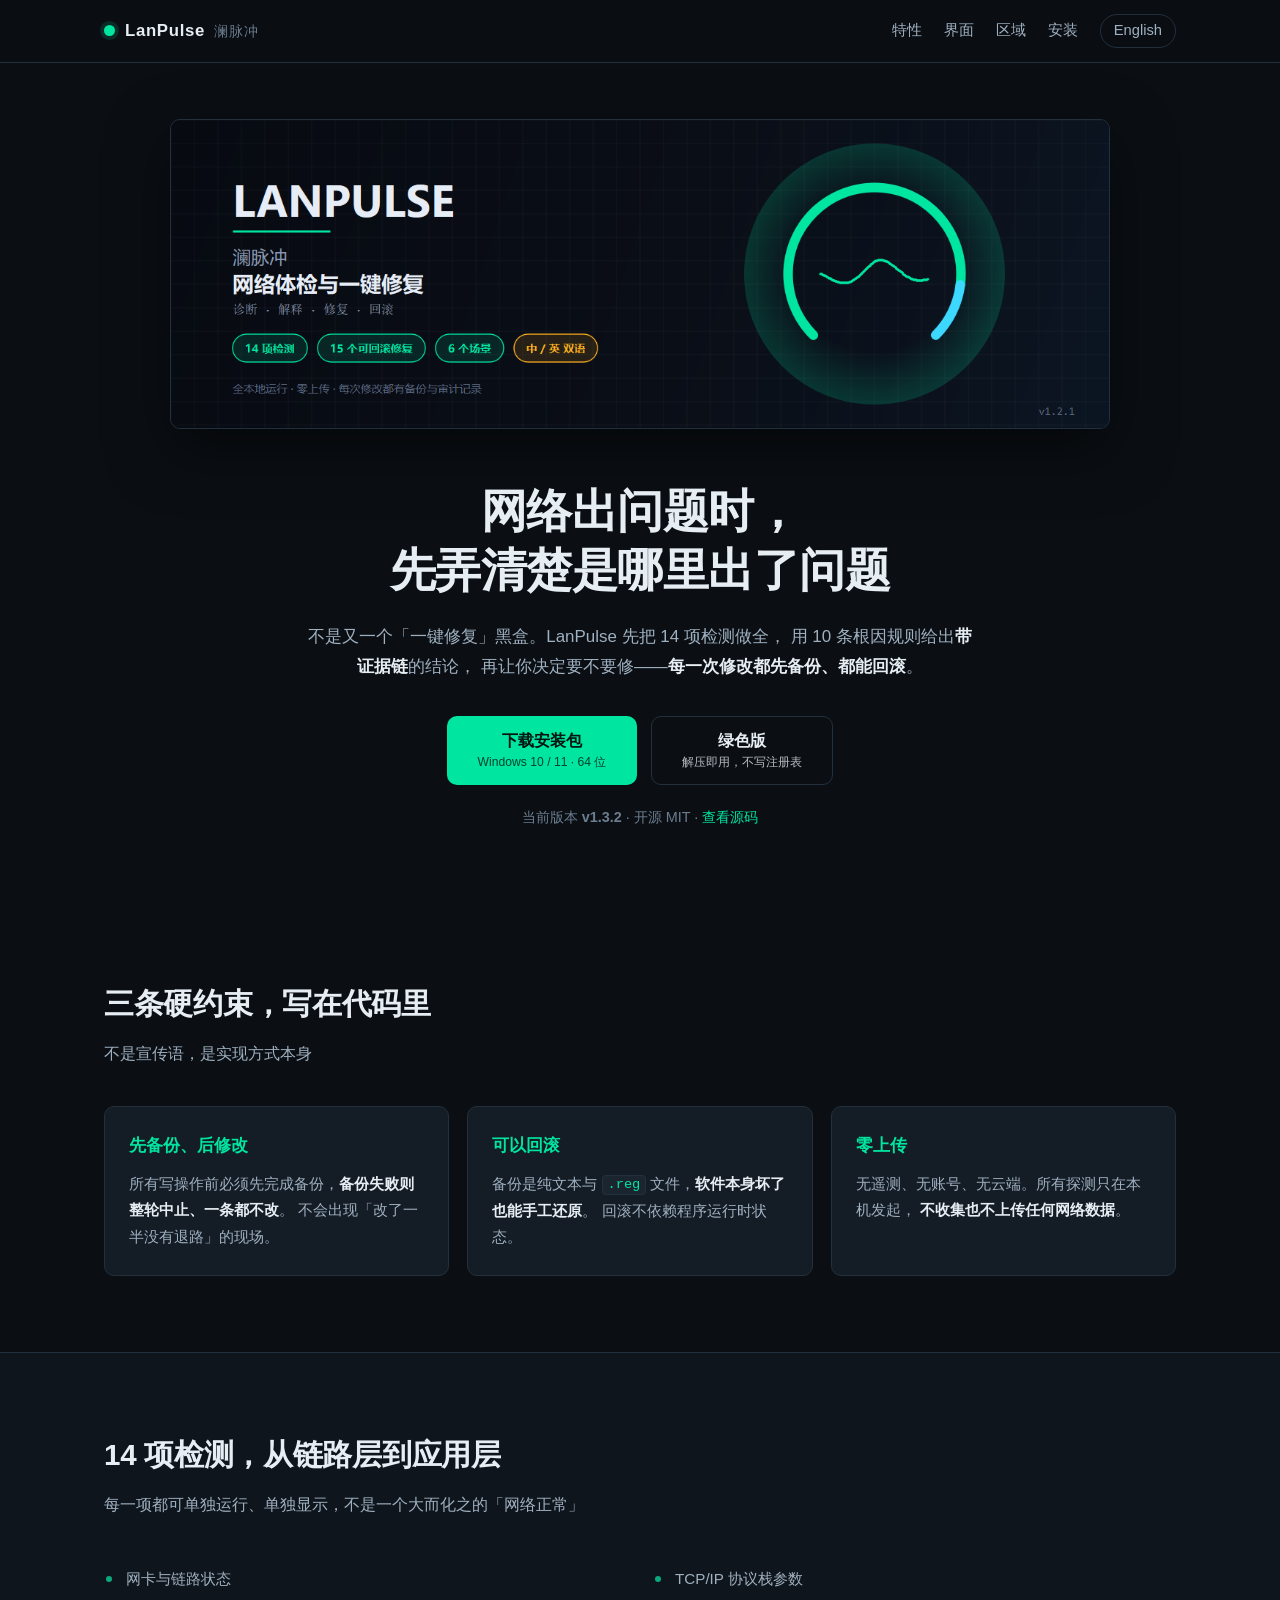
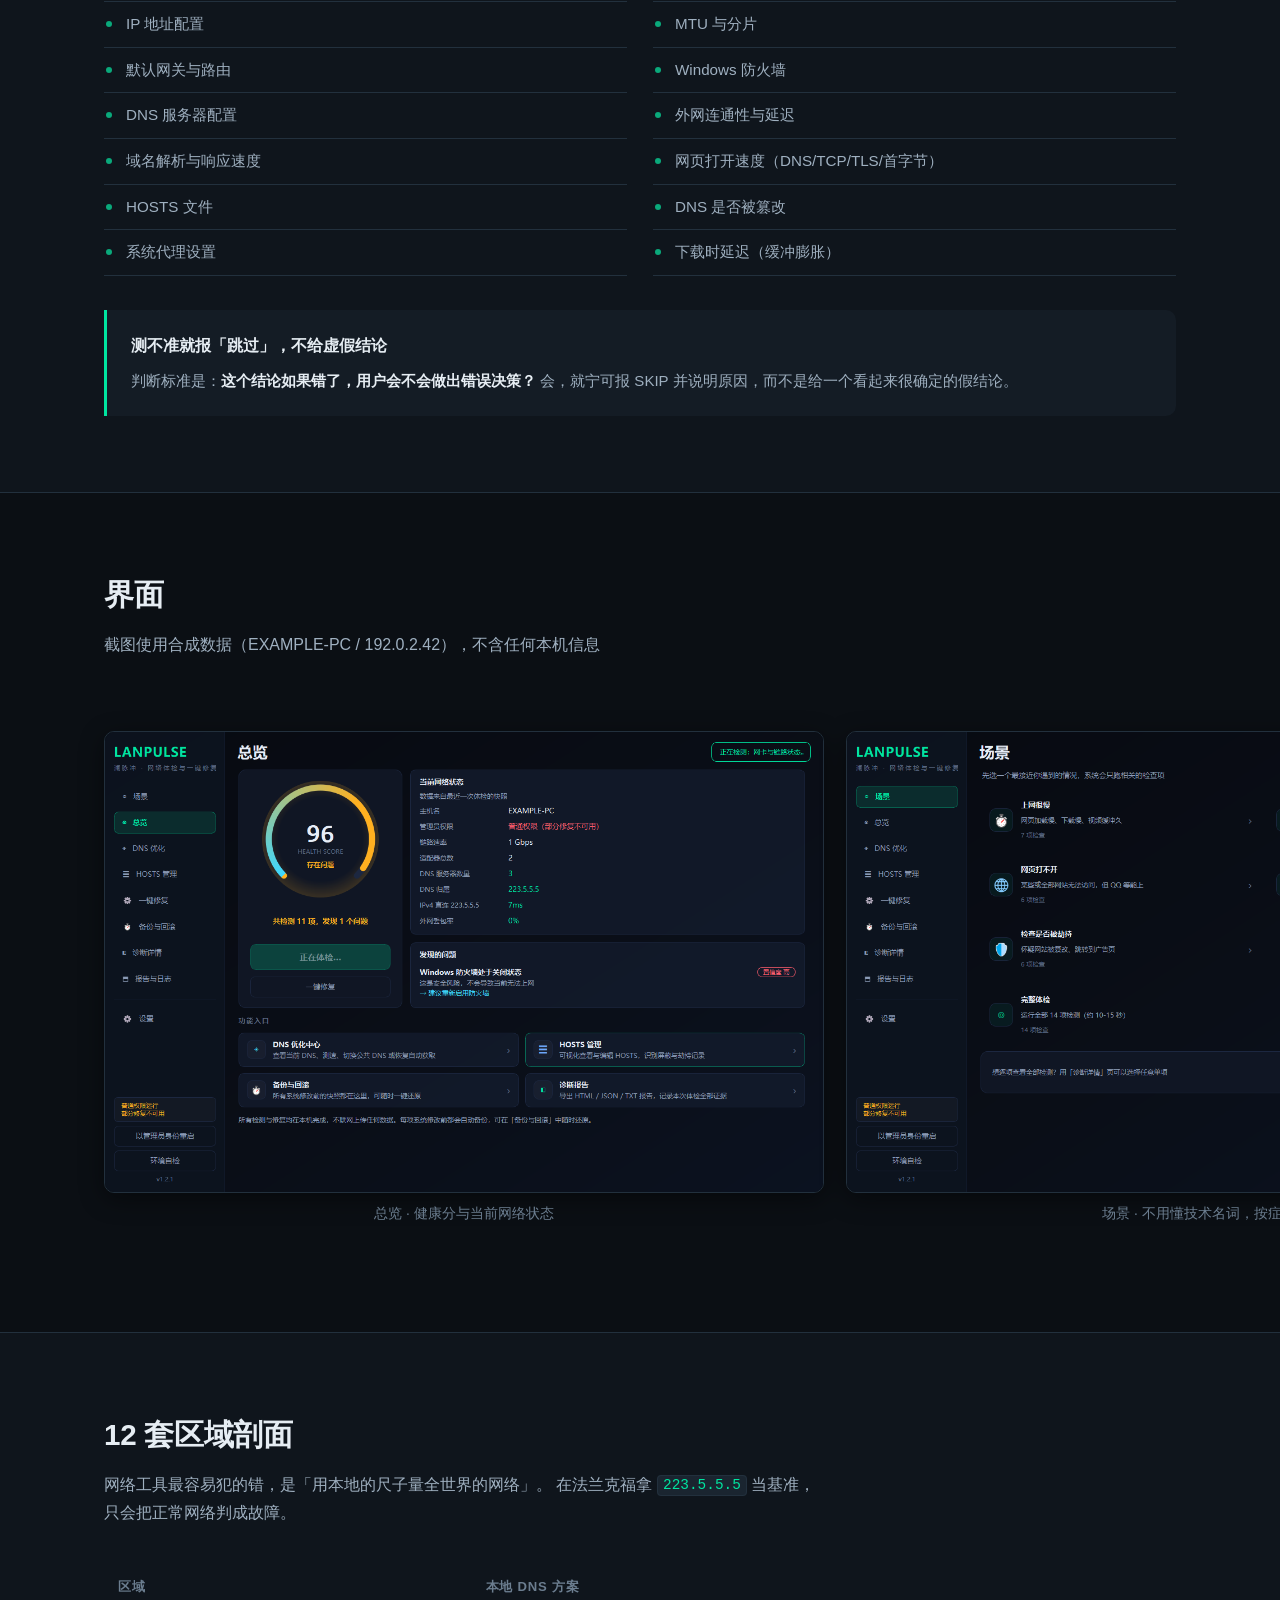
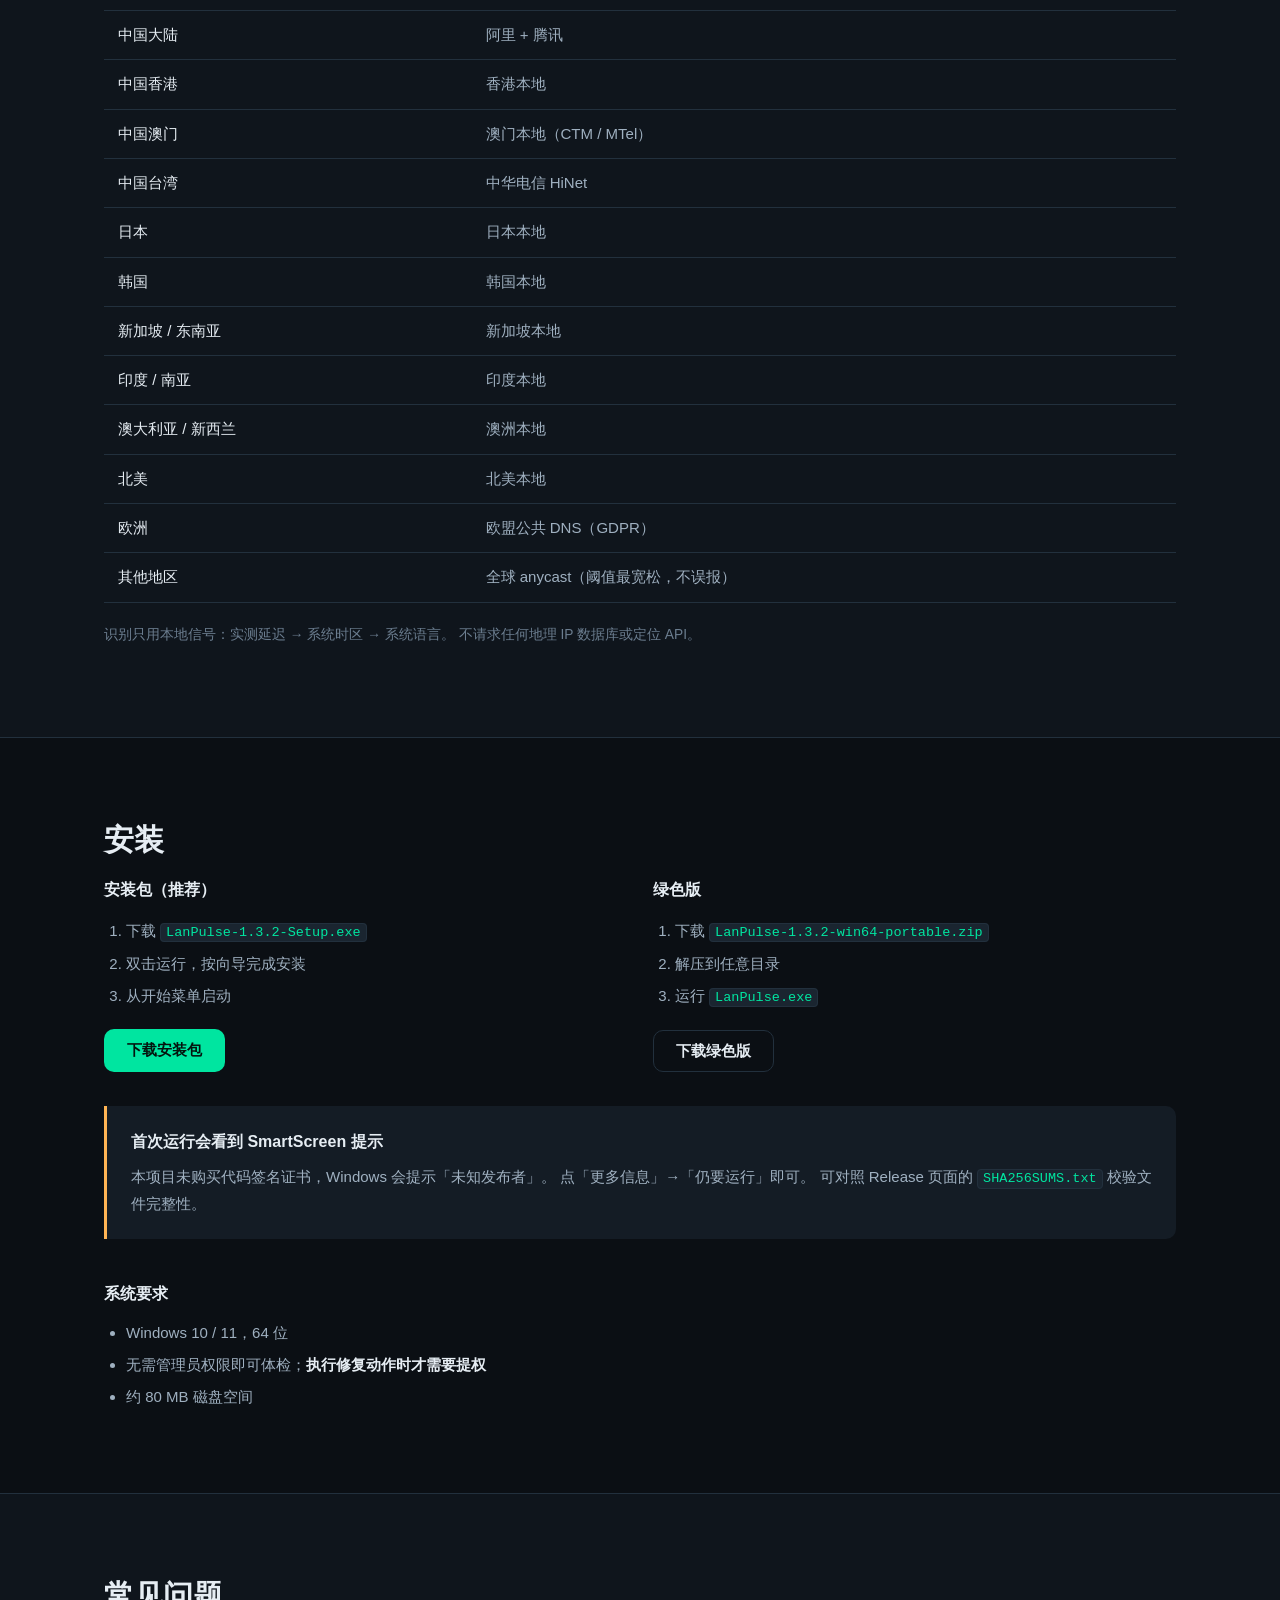
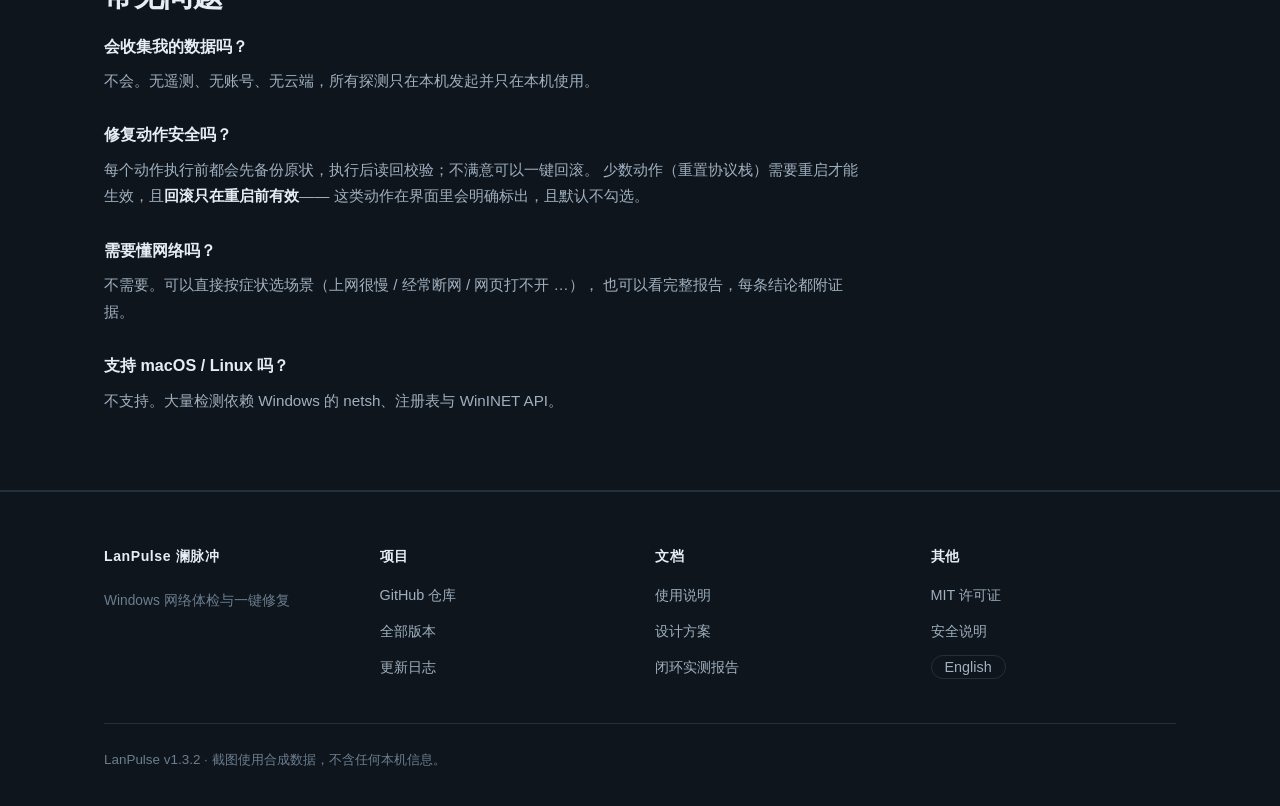
<file: site/index.html>
<!DOCTYPE html>
<html lang="zh-CN">
<head>
<meta charset="UTF-8">
<meta name="viewport" content="width=device-width, initial-scale=1.0">
<title>LanPulse 澜脉冲 —— Windows 网络体检与一键修复</title>
<meta name="description" content="LanPulse（澜脉冲）是一款面向普通用户的 Windows 网络诊断与一键修复工具：14 项检测、6 个场景、10 条根因规则、15 个可回滚修复动作、12 套区域剖面。全本地运行，不上传任何数据。">
<meta property="og:title" content="LanPulse 澜脉冲 —— Windows 网络体检与一键修复">
<meta property="og:description" content="先备份、后修改、可回滚。全本地运行，零上传。">
<meta property="og:type" content="website">
<link rel="icon" href="assets/favicon.svg" type="image/svg+xml">
<link rel="stylesheet" href="style.css">
</head>
<body>

<header class="site-header">
  <div class="wrap">
    <a class="brand" href="./">
      <span class="brand-mark"></span>
      <span class="brand-text">LanPulse<span class="brand-zh">澜脉冲</span></span>
    </a>
    <nav class="site-nav">
      <a href="#features">特性</a>
      <a href="#screens">界面</a>
      <a href="#regions">区域</a>
      <a href="#install">安装</a>
      <a href="en/" class="lang-switch">English</a>
    </nav>
  </div>
</header>

<main>

  <section class="hero">
    <div class="wrap">
      <img class="hero-img" src="assets/hero-banner-zh.png"
           alt="LanPulse 澜脉冲 界面预览" width="1200" height="400">
      <h1>网络出问题时，<br>先弄清楚是哪里出了问题</h1>
      <p class="lead">
        不是又一个「一键修复」黑盒。LanPulse 先把 14 项检测做全，
        用 10 条根因规则给出<b>带证据链</b>的结论，
        再让你决定要不要修——<b>每一次修改都先备份、都能回滚</b>。
      </p>
      <div class="cta-row">
        <a class="btn btn-primary" href="https://github.com/Levanll/LanPulse/releases/latest/download/LanPulse-1.3.2-Setup.exe">
          下载安装包<span class="btn-sub">Windows 10 / 11 · 64 位</span>
        </a>
        <a class="btn btn-ghost" href="https://github.com/Levanll/LanPulse/releases/latest/download/LanPulse-1.3.2-win64-portable.zip">
          绿色版<span class="btn-sub">解压即用，不写注册表</span>
        </a>
      </div>
      <p class="hero-note">
        当前版本 <b>v1.3.2</b> · 开源 MIT ·
        <a href="https://github.com/Levanll/LanPulse">查看源码</a>
      </p>
    </div>
  </section>

  <section id="features" class="section">
    <div class="wrap">
      <h2>三条硬约束，写在代码里</h2>
      <p class="section-sub">不是宣传语，是实现方式本身</p>

      <div class="cards">
        <article class="card">
          <h3>先备份、后修改</h3>
          <p>
            所有写操作前必须先完成备份，<b>备份失败则整轮中止、一条都不改</b>。
            不会出现「改了一半没有退路」的现场。
          </p>
        </article>
        <article class="card">
          <h3>可以回滚</h3>
          <p>
            备份是纯文本与 <code>.reg</code> 文件，<b>软件本身坏了也能手工还原</b>。
            回滚不依赖程序运行时状态。
          </p>
        </article>
        <article class="card">
          <h3>零上传</h3>
          <p>
            无遥测、无账号、无云端。所有探测只在本机发起，
            <b>不收集也不上传任何网络数据</b>。
          </p>
        </article>
      </div>
    </div>
  </section>

  <section class="section section-alt">
    <div class="wrap">
      <h2>14 项检测，从链路层到应用层</h2>
      <p class="section-sub">每一项都可单独运行、单独显示，不是一个大而化之的「网络正常」</p>

      <div class="grid-2">
        <ul class="check-list">
          <li>网卡与链路状态</li>
          <li>IP 地址配置</li>
          <li>默认网关与路由</li>
          <li>DNS 服务器配置</li>
          <li>域名解析与响应速度</li>
          <li>HOSTS 文件</li>
          <li>系统代理设置</li>
        </ul>
        <ul class="check-list">
          <li>TCP/IP 协议栈参数</li>
          <li>MTU 与分片</li>
          <li>Windows 防火墙</li>
          <li>外网连通性与延迟</li>
          <li>网页打开速度（DNS/TCP/TLS/首字节）</li>
          <li>DNS 是否被篡改</li>
          <li>下载时延迟（缓冲膨胀）</li>
        </ul>
      </div>

      <div class="note-box">
        <h3>测不准就报「跳过」，不给虚假结论</h3>
        <p>
          判断标准是：<b>这个结论如果错了，用户会不会做出错误决策？</b>
          会，就宁可报 SKIP 并说明原因，而不是给一个看起来很确定的假结论。
        </p>
      </div>
    </div>
  </section>

  <section id="screens" class="section">
    <div class="wrap">
      <h2>界面</h2>
      <p class="section-sub">截图使用合成数据（EXAMPLE-PC / 192.0.2.42），不含任何本机信息</p>

      <!--
        横向缓慢左移的截图轨道。
        轨道里是**两份完全相同**的 figure（第二份 aria-hidden），CSS 平移 -50%
        后首尾正好衔接，循环时看不出断点。鼠标移到轨道上会暂停；
        移到某一张上它单独放大，便于看清界面细节。
      -->
      <div class="shots">
        <div class="shots-track">
          <figure>
            <img src="assets/screenshot-dashboard.png" alt="总览页：健康分与当前网络状态" loading="lazy" width="1280" height="820">
            <figcaption>总览 · 健康分与当前网络状态</figcaption>
          </figure>
          <figure>
            <img src="assets/screenshot-scenario.png" alt="场景页：按症状选择" loading="lazy" width="1280" height="820">
            <figcaption>场景 · 不用懂技术名词，按症状选</figcaption>
          </figure>
          <figure>
            <img src="assets/screenshot-diagnose.png" alt="诊断详情：带证据链的结论" loading="lazy" width="1280" height="820">
            <figcaption>诊断 · 每条结论都带证据链</figcaption>
          </figure>
          <figure>
            <img src="assets/screenshot-repair.png" alt="一键修复页" loading="lazy" width="1280" height="820">
            <figcaption>修复 · 先预览改什么，再决定执行</figcaption>
          </figure>
          <figure>
            <img src="assets/screenshot-backup.png" alt="备份与回滚页" loading="lazy" width="1280" height="820">
            <figcaption>备份 · 每次修改的原状都在这里</figcaption>
          </figure>
          <figure>
            <img src="assets/screenshot-settings-zh.png" alt="设置页" loading="lazy" width="1280" height="820">
            <figcaption>设置 · 语言、区域与探测策略</figcaption>
          </figure>

          <!-- 第二份：仅用于无缝循环，屏幕阅读器跳过 -->
          <figure aria-hidden="true">
            <img src="assets/screenshot-dashboard.png" alt="" loading="lazy" width="1280" height="820">
            <figcaption>总览 · 健康分与当前网络状态</figcaption>
          </figure>
          <figure aria-hidden="true">
            <img src="assets/screenshot-scenario.png" alt="" loading="lazy" width="1280" height="820">
            <figcaption>场景 · 不用懂技术名词，按症状选</figcaption>
          </figure>
          <figure aria-hidden="true">
            <img src="assets/screenshot-diagnose.png" alt="" loading="lazy" width="1280" height="820">
            <figcaption>诊断 · 每条结论都带证据链</figcaption>
          </figure>
          <figure aria-hidden="true">
            <img src="assets/screenshot-repair.png" alt="" loading="lazy" width="1280" height="820">
            <figcaption>修复 · 先预览改什么，再决定执行</figcaption>
          </figure>
          <figure aria-hidden="true">
            <img src="assets/screenshot-backup.png" alt="" loading="lazy" width="1280" height="820">
            <figcaption>备份 · 每次修改的原状都在这里</figcaption>
          </figure>
          <figure aria-hidden="true">
            <img src="assets/screenshot-settings-zh.png" alt="" loading="lazy" width="1280" height="820">
            <figcaption>设置 · 语言、区域与探测策略</figcaption>
          </figure>
        </div>
      </div>
    </div>
  </section>

  <section id="regions" class="section section-alt">
    <div class="wrap">
      <h2>12 套区域剖面</h2>
      <p class="section-sub">
        网络工具最容易犯的错，是「用本地的尺子量全世界的网络」。
        在法兰克福拿 <code>223.5.5.5</code> 当基准，只会把正常网络判成故障。
      </p>

      <div class="region-table">
        <table>
          <thead>
            <tr><th>区域</th><th>本地 DNS 方案</th></tr>
          </thead>
          <tbody>
            <tr><td>中国大陆</td><td>阿里 + 腾讯</td></tr>
            <tr><td>中国香港</td><td>香港本地</td></tr>
            <tr><td>中国澳门</td><td>澳门本地（CTM / MTel）</td></tr>
            <tr><td>中国台湾</td><td>中华电信 HiNet</td></tr>
            <tr><td>日本</td><td>日本本地</td></tr>
            <tr><td>韩国</td><td>韩国本地</td></tr>
            <tr><td>新加坡 / 东南亚</td><td>新加坡本地</td></tr>
            <tr><td>印度 / 南亚</td><td>印度本地</td></tr>
            <tr><td>澳大利亚 / 新西兰</td><td>澳洲本地</td></tr>
            <tr><td>北美</td><td>北美本地</td></tr>
            <tr><td>欧洲</td><td>欧盟公共 DNS（GDPR）</td></tr>
            <tr><td>其他地区</td><td>全球 anycast（阈值最宽松，不误报）</td></tr>
          </tbody>
        </table>
      </div>

      <p class="tiny">
        识别只用本地信号：实测延迟 → 系统时区 → 系统语言。
        不请求任何地理 IP 数据库或定位 API。
      </p>
    </div>
  </section>

  <section id="install" class="section">
    <div class="wrap">
      <h2>安装</h2>

      <div class="grid-2">
        <div class="install-col">
          <h3>安装包（推荐）</h3>
          <ol class="steps">
            <li>下载 <code>LanPulse-1.3.2-Setup.exe</code></li>
            <li>双击运行，按向导完成安装</li>
            <li>从开始菜单启动</li>
          </ol>
          <a class="btn btn-primary btn-sm" href="https://github.com/Levanll/LanPulse/releases/latest/download/LanPulse-1.3.2-Setup.exe">下载安装包</a>
        </div>
        <div class="install-col">
          <h3>绿色版</h3>
          <ol class="steps">
            <li>下载 <code>LanPulse-1.3.2-win64-portable.zip</code></li>
            <li>解压到任意目录</li>
            <li>运行 <code>LanPulse.exe</code></li>
          </ol>
          <a class="btn btn-ghost btn-sm" href="https://github.com/Levanll/LanPulse/releases/latest/download/LanPulse-1.3.2-win64-portable.zip">下载绿色版</a>
        </div>
      </div>

      <div class="note-box warn">
        <h3>首次运行会看到 SmartScreen 提示</h3>
        <p>
          本项目未购买代码签名证书，Windows 会提示「未知发布者」。
          点「更多信息」→「仍要运行」即可。
          可对照 Release 页面的 <code>SHA256SUMS.txt</code> 校验文件完整性。
        </p>
      </div>

      <h3 class="sysreq-h">系统要求</h3>
      <ul class="sysreq">
        <li>Windows 10 / 11，64 位</li>
        <li>无需管理员权限即可体检；<b>执行修复动作时才需要提权</b></li>
        <li>约 80 MB 磁盘空间</li>
      </ul>
    </div>
  </section>

  <section class="section section-alt">
    <div class="wrap">
      <h2>常见问题</h2>
      <dl class="faq">
        <dt>会收集我的数据吗？</dt>
        <dd>不会。无遥测、无账号、无云端，所有探测只在本机发起并只在本机使用。</dd>

        <dt>修复动作安全吗？</dt>
        <dd>
          每个动作执行前都会先备份原状，执行后读回校验；不满意可以一键回滚。
          少数动作（重置协议栈）需要重启才能生效，且<b>回滚只在重启前有效</b>——
          这类动作在界面里会明确标出，且默认不勾选。
        </dd>

        <dt>需要懂网络吗？</dt>
        <dd>
          不需要。可以直接按症状选场景（上网很慢 / 经常断网 / 网页打不开 …），
          也可以看完整报告，每条结论都附证据。
        </dd>

        <dt>支持 macOS / Linux 吗？</dt>
        <dd>不支持。大量检测依赖 Windows 的 netsh、注册表与 WinINET API。</dd>
      </dl>
    </div>
  </section>

</main>

<footer class="site-footer">
  <div class="wrap">
    <div class="footer-cols">
      <div>
        <h4>LanPulse 澜脉冲</h4>
        <p class="tiny">Windows 网络体检与一键修复</p>
      </div>
      <div>
        <h4>项目</h4>
        <ul>
          <li><a href="https://github.com/Levanll/LanPulse">GitHub 仓库</a></li>
          <li><a href="https://github.com/Levanll/LanPulse/releases">全部版本</a></li>
          <li><a href="https://github.com/Levanll/LanPulse/blob/main/CHANGELOG.md">更新日志</a></li>
        </ul>
      </div>
      <div>
        <h4>文档</h4>
        <ul>
          <li><a href="https://github.com/Levanll/LanPulse#readme">使用说明</a></li>
          <li><a href="https://github.com/Levanll/LanPulse/blob/main/docs/设计方案.md">设计方案</a></li>
          <li><a href="https://github.com/Levanll/LanPulse/blob/main/docs/闭环实测报告.md">闭环实测报告</a></li>
        </ul>
      </div>
      <div>
        <h4>其他</h4>
        <ul>
          <li><a href="https://github.com/Levanll/LanPulse/blob/main/LICENSE">MIT 许可证</a></li>
          <li><a href="https://github.com/Levanll/LanPulse/blob/main/SECURITY.md">安全说明</a></li>
          <li><a href="en/" class="lang-switch">English</a></li>
        </ul>
      </div>
    </div>
    <p class="footer-note">
      LanPulse v1.3.2 · 截图使用合成数据，不含任何本机信息。
    </p>
  </div>
</footer>

</body>
</html>
</file>
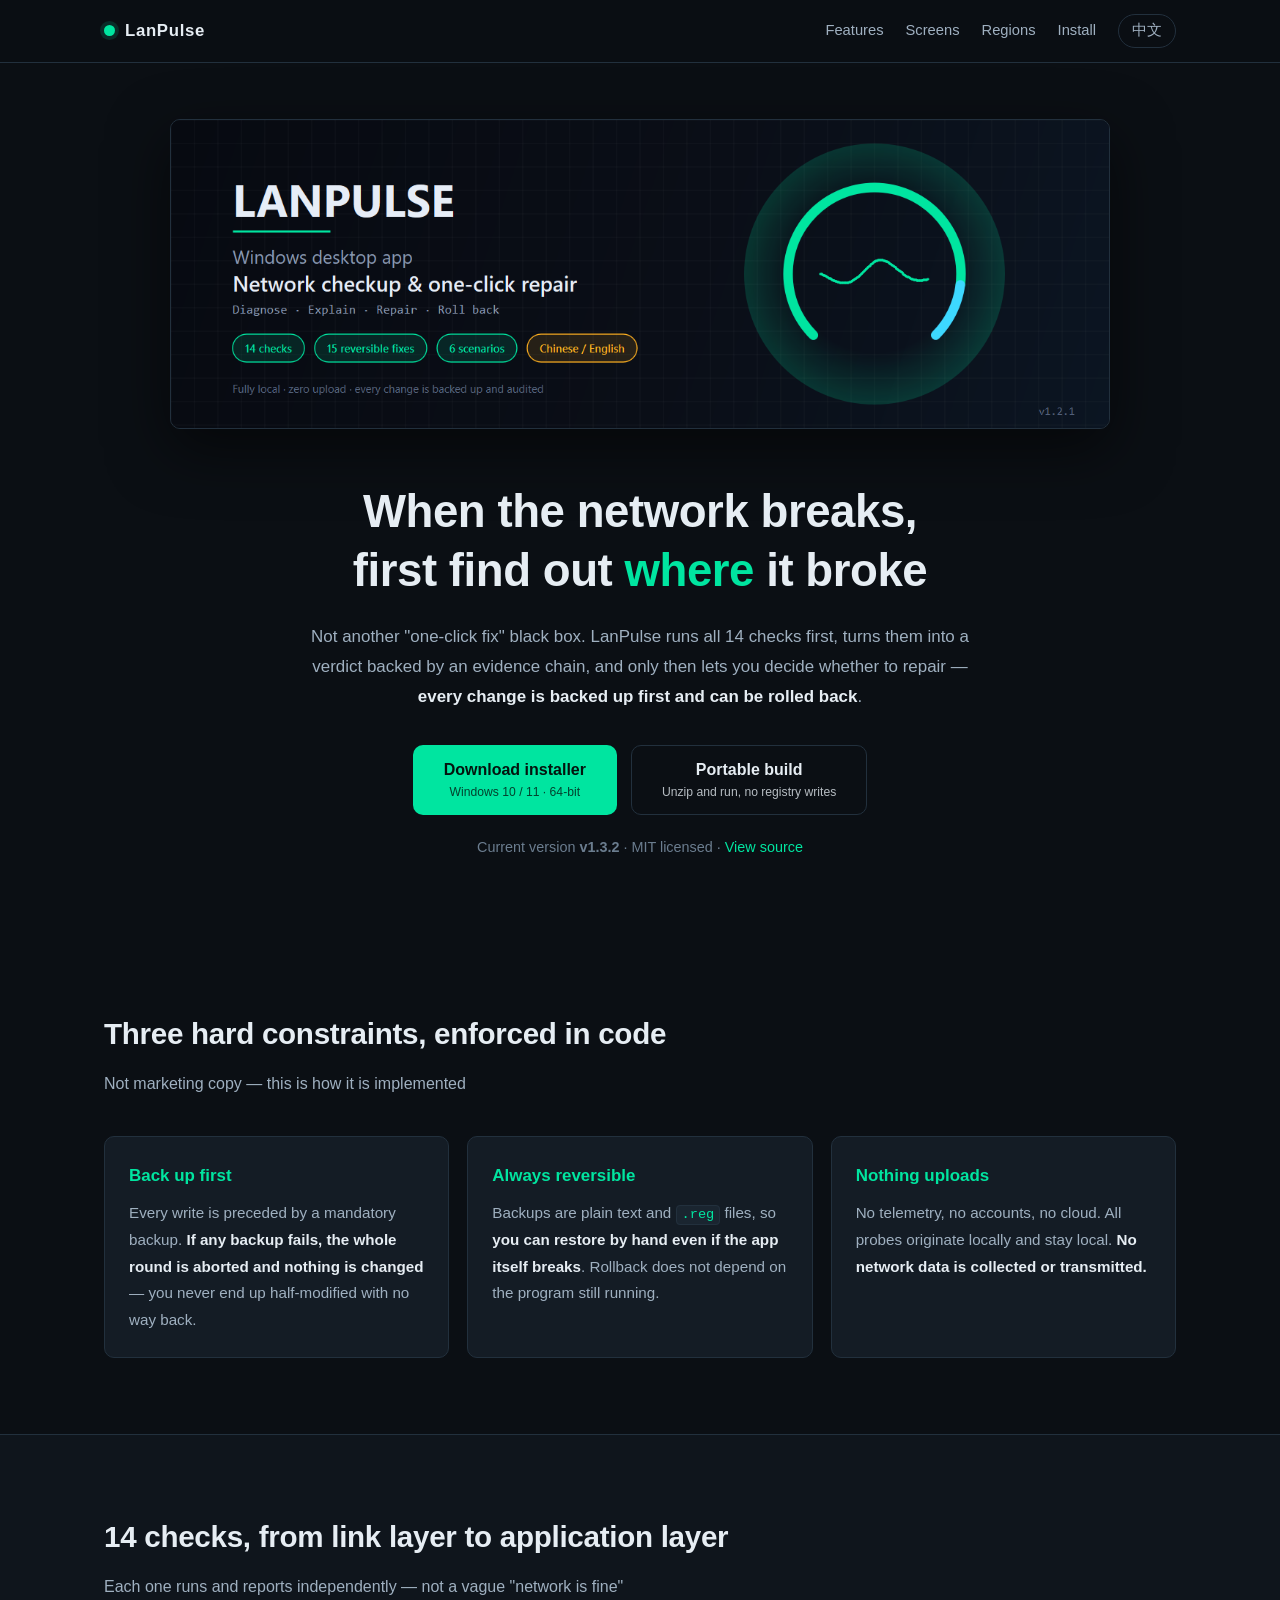
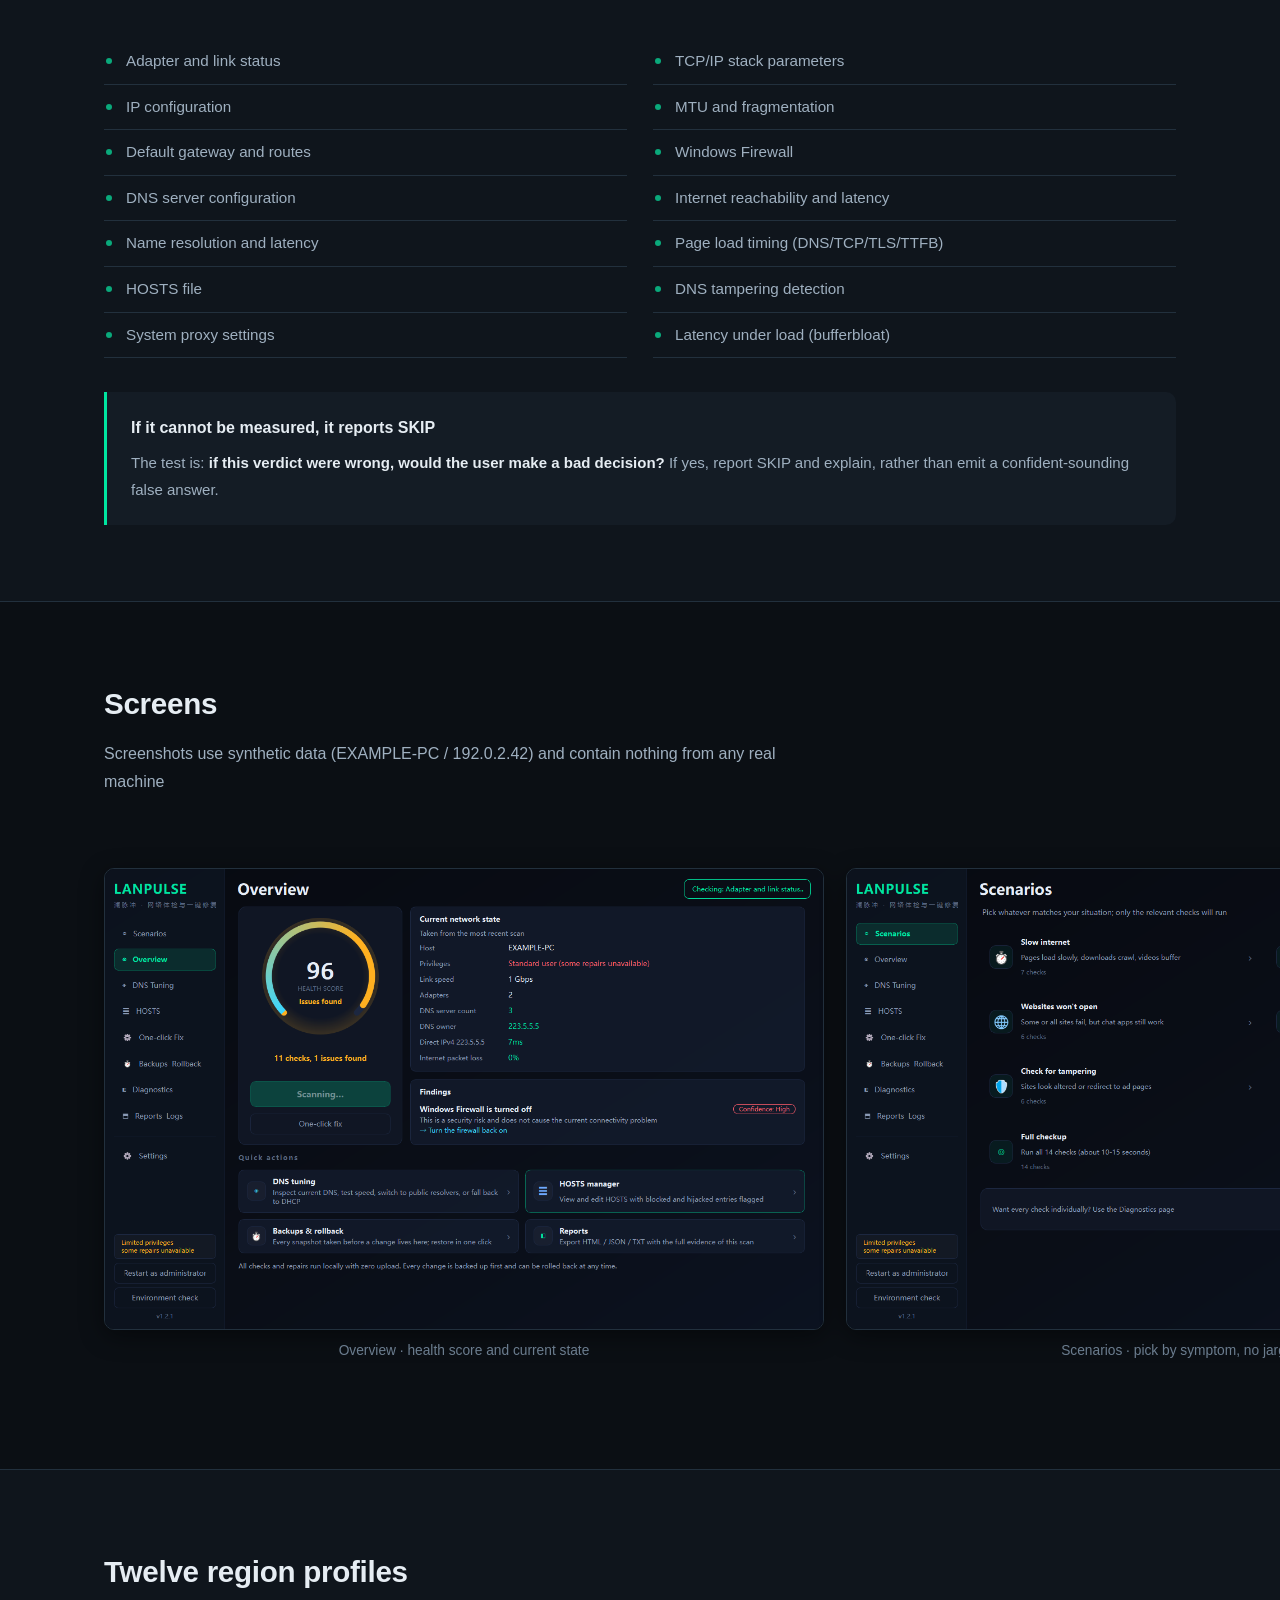
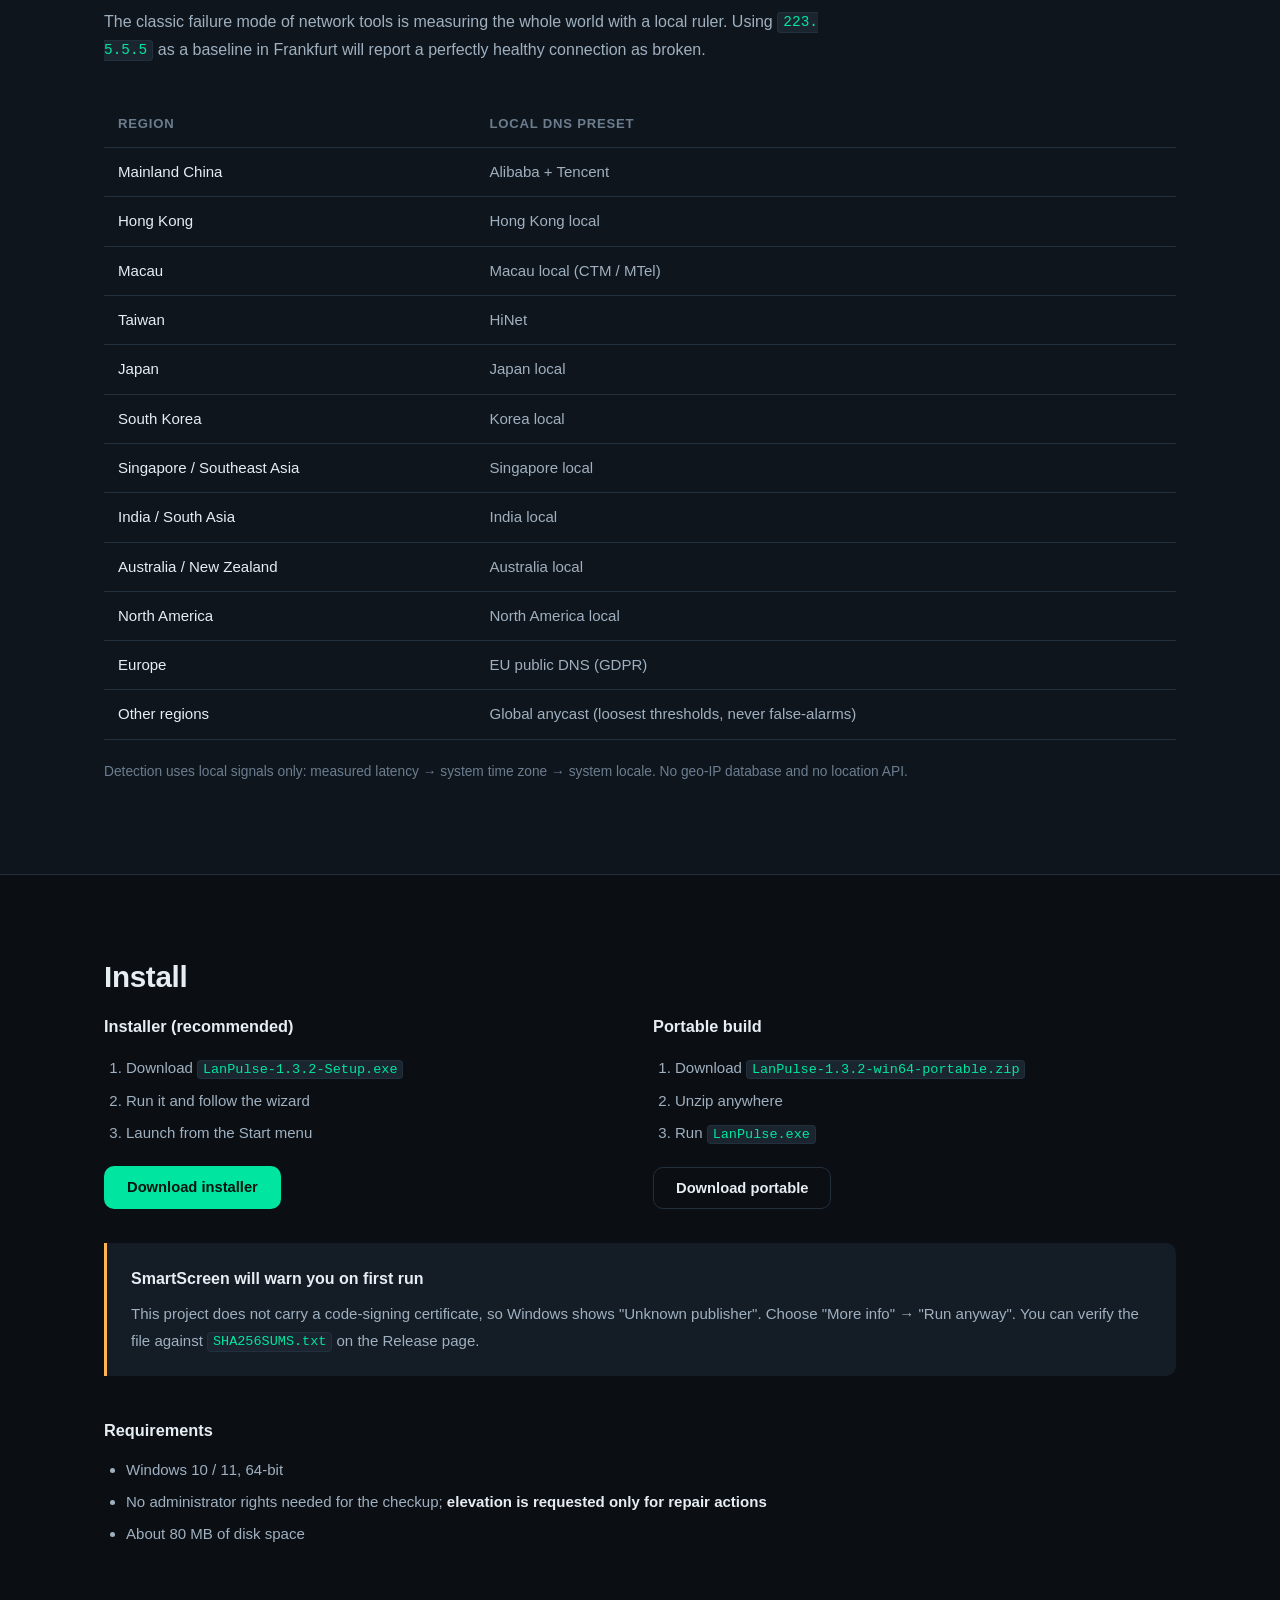
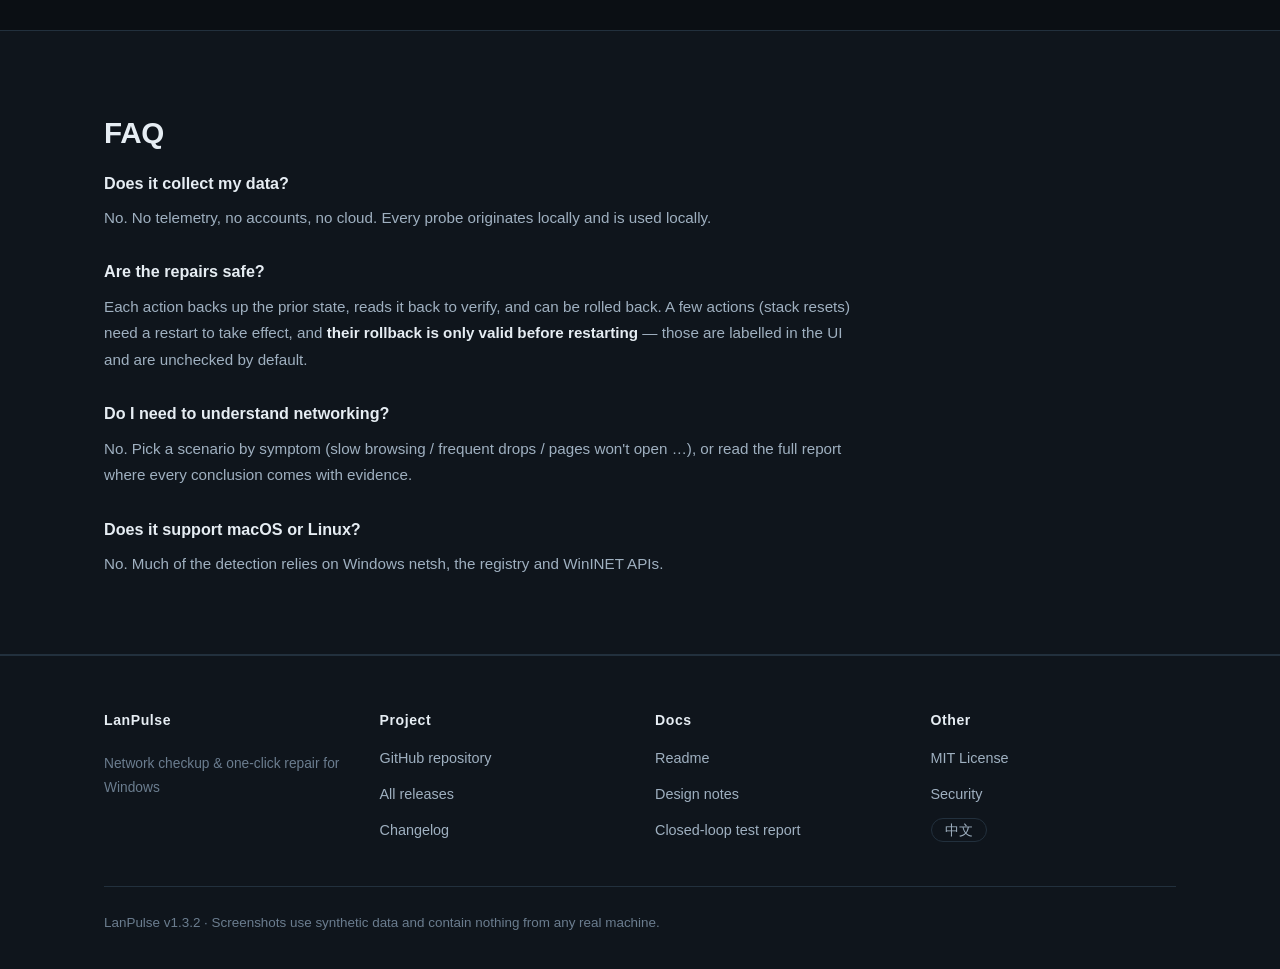
<file: site/en/index.html>
<!DOCTYPE html>
<html lang="en">
<head>
<meta charset="UTF-8">
<meta name="viewport" content="width=device-width, initial-scale=1.0">
<title>LanPulse — Windows network checkup &amp; one-click repair</title>
<meta name="description" content="LanPulse is a Windows network diagnostics and repair tool for ordinary users: 14 checks, 6 scenarios, 10 root-cause rules, 15 rollback-safe repair actions, 12 region profiles. Runs entirely on your machine, uploads nothing.">
<meta property="og:title" content="LanPulse — Windows network checkup &amp; one-click repair">
<meta property="og:description" content="Back up first, modify second, always reversible. Runs entirely on your machine.">
<meta property="og:type" content="website">
<link rel="icon" href="../assets/favicon.svg" type="image/svg+xml">
<link rel="stylesheet" href="../style.css">
</head>
<body>

<header class="site-header">
  <div class="wrap">
    <a class="brand" href="../">
      <span class="brand-mark"></span>
      <span class="brand-text">LanPulse</span>
    </a>
    <nav class="site-nav">
      <a href="#features">Features</a>
      <a href="#screens">Screens</a>
      <a href="#regions">Regions</a>
      <a href="#install">Install</a>
      <a href="../" class="lang-switch">中文</a>
    </nav>
  </div>
</header>

<main>

  <section class="hero">
    <div class="wrap">
      <img class="hero-img" src="../assets/hero-banner-en.png"
           alt="LanPulse interface preview" width="1200" height="400">
      <h1>When the network breaks,<br>first find out <em>where</em> it broke</h1>
      <p class="lead">
        Not another "one-click fix" black box. LanPulse runs all 14 checks first,
        turns them into a verdict backed by an evidence chain, and only then lets
        you decide whether to repair — <b>every change is backed up first and can
        be rolled back</b>.
      </p>
      <div class="cta-row">
        <a class="btn btn-primary" href="https://github.com/Levanll/LanPulse/releases/latest/download/LanPulse-1.3.2-Setup.exe">
          Download installer<span class="btn-sub">Windows 10 / 11 · 64-bit</span>
        </a>
        <a class="btn btn-ghost" href="https://github.com/Levanll/LanPulse/releases/latest/download/LanPulse-1.3.2-win64-portable.zip">
          Portable build<span class="btn-sub">Unzip and run, no registry writes</span>
        </a>
      </div>
      <p class="hero-note">
        Current version <b>v1.3.2</b> · MIT licensed ·
        <a href="https://github.com/Levanll/LanPulse">View source</a>
      </p>
    </div>
  </section>

  <section id="features" class="section">
    <div class="wrap">
      <h2>Three hard constraints, enforced in code</h2>
      <p class="section-sub">Not marketing copy — this is how it is implemented</p>

      <div class="cards">
        <article class="card">
          <h3>Back up first</h3>
          <p>
            Every write is preceded by a mandatory backup. <b>If any backup fails,
            the whole round is aborted and nothing is changed</b> — you never end up
            half-modified with no way back.
          </p>
        </article>
        <article class="card">
          <h3>Always reversible</h3>
          <p>
            Backups are plain text and <code>.reg</code> files, so
            <b>you can restore by hand even if the app itself breaks</b>.
            Rollback does not depend on the program still running.
          </p>
        </article>
        <article class="card">
          <h3>Nothing uploads</h3>
          <p>
            No telemetry, no accounts, no cloud. All probes originate locally and
            stay local. <b>No network data is collected or transmitted.</b>
          </p>
        </article>
      </div>
    </div>
  </section>

  <section class="section section-alt">
    <div class="wrap">
      <h2>14 checks, from link layer to application layer</h2>
      <p class="section-sub">Each one runs and reports independently — not a vague "network is fine"</p>

      <div class="grid-2">
        <ul class="check-list">
          <li>Adapter and link status</li>
          <li>IP configuration</li>
          <li>Default gateway and routes</li>
          <li>DNS server configuration</li>
          <li>Name resolution and latency</li>
          <li>HOSTS file</li>
          <li>System proxy settings</li>
        </ul>
        <ul class="check-list">
          <li>TCP/IP stack parameters</li>
          <li>MTU and fragmentation</li>
          <li>Windows Firewall</li>
          <li>Internet reachability and latency</li>
          <li>Page load timing (DNS/TCP/TLS/TTFB)</li>
          <li>DNS tampering detection</li>
          <li>Latency under load (bufferbloat)</li>
        </ul>
      </div>

      <div class="note-box">
        <h3>If it cannot be measured, it reports SKIP</h3>
        <p>
          The test is: <b>if this verdict were wrong, would the user make a bad
          decision?</b> If yes, report SKIP and explain, rather than emit a
          confident-sounding false answer.
        </p>
      </div>
    </div>
  </section>

  <section id="screens" class="section">
    <div class="wrap">
      <h2>Screens</h2>
      <p class="section-sub">Screenshots use synthetic data (EXAMPLE-PC / 192.0.2.42) and contain nothing from any real machine</p>

      <!--
        A slowly left-scrolling screenshot rail.
        It holds **two identical** sets of figures (the second aria-hidden); the CSS
        shift of -50% makes the ends meet exactly, so the loop has no visible jump.
        Hovering the rail pauses it; hovering one screenshot scales that one up.
      -->
      <div class="shots">
        <div class="shots-track">
          <figure>
            <img src="../assets/screenshot-dashboard-en.png" alt="Overview: health score and current network state" loading="lazy" width="1280" height="820">
            <figcaption>Overview · health score and current state</figcaption>
          </figure>
          <figure>
            <img src="../assets/screenshot-scenario-en.png" alt="Scenarios: choose by symptom" loading="lazy" width="1280" height="820">
            <figcaption>Scenarios · pick by symptom, no jargon needed</figcaption>
          </figure>
          <figure>
            <img src="../assets/screenshot-diagnose-en.png" alt="Diagnostics: verdicts with evidence" loading="lazy" width="1280" height="820">
            <figcaption>Diagnostics · every verdict carries its evidence</figcaption>
          </figure>
          <figure>
            <img src="../assets/screenshot-repair-en.png" alt="Repair page" loading="lazy" width="1280" height="820">
            <figcaption>Repair · preview what changes, then decide</figcaption>
          </figure>
          <figure>
            <img src="../assets/screenshot-backup-en.png" alt="Backups and rollback" loading="lazy" width="1280" height="820">
            <figcaption>Backups · the prior state of every change</figcaption>
          </figure>
          <figure>
            <img src="../assets/screenshot-settings-en.png" alt="Settings page" loading="lazy" width="1280" height="820">
            <figcaption>Settings · language, region and probe policy</figcaption>
          </figure>

          <!-- Second copy: seamless loop only, skipped by screen readers -->
          <figure aria-hidden="true">
            <img src="../assets/screenshot-dashboard-en.png" alt="" loading="lazy" width="1280" height="820">
            <figcaption>Overview · health score and current state</figcaption>
          </figure>
          <figure aria-hidden="true">
            <img src="../assets/screenshot-scenario-en.png" alt="" loading="lazy" width="1280" height="820">
            <figcaption>Scenarios · pick by symptom, no jargon needed</figcaption>
          </figure>
          <figure aria-hidden="true">
            <img src="../assets/screenshot-diagnose-en.png" alt="" loading="lazy" width="1280" height="820">
            <figcaption>Diagnostics · every verdict carries its evidence</figcaption>
          </figure>
          <figure aria-hidden="true">
            <img src="../assets/screenshot-repair-en.png" alt="" loading="lazy" width="1280" height="820">
            <figcaption>Repair · preview what changes, then decide</figcaption>
          </figure>
          <figure aria-hidden="true">
            <img src="../assets/screenshot-backup-en.png" alt="" loading="lazy" width="1280" height="820">
            <figcaption>Backups · the prior state of every change</figcaption>
          </figure>
          <figure aria-hidden="true">
            <img src="../assets/screenshot-settings-en.png" alt="" loading="lazy" width="1280" height="820">
            <figcaption>Settings · language, region and probe policy</figcaption>
          </figure>
        </div>
      </div>
    </div>
  </section>

  <section id="regions" class="section section-alt">
    <div class="wrap">
      <h2>Twelve region profiles</h2>
      <p class="section-sub">
        The classic failure mode of network tools is measuring the whole world with
        a local ruler. Using <code>223.5.5.5</code> as a baseline in Frankfurt will
        report a perfectly healthy connection as broken.
      </p>

      <div class="region-table">
        <table>
          <thead>
            <tr><th>Region</th><th>Local DNS preset</th></tr>
          </thead>
          <tbody>
            <tr><td>Mainland China</td><td>Alibaba + Tencent</td></tr>
            <tr><td>Hong Kong</td><td>Hong Kong local</td></tr>
            <tr><td>Macau</td><td>Macau local (CTM / MTel)</td></tr>
            <tr><td>Taiwan</td><td>HiNet</td></tr>
            <tr><td>Japan</td><td>Japan local</td></tr>
            <tr><td>South Korea</td><td>Korea local</td></tr>
            <tr><td>Singapore / Southeast Asia</td><td>Singapore local</td></tr>
            <tr><td>India / South Asia</td><td>India local</td></tr>
            <tr><td>Australia / New Zealand</td><td>Australia local</td></tr>
            <tr><td>North America</td><td>North America local</td></tr>
            <tr><td>Europe</td><td>EU public DNS (GDPR)</td></tr>
            <tr><td>Other regions</td><td>Global anycast (loosest thresholds, never false-alarms)</td></tr>
          </tbody>
        </table>
      </div>

      <p class="tiny">
        Detection uses local signals only: measured latency → system time zone →
        system locale. No geo-IP database and no location API.
      </p>
    </div>
  </section>

  <section id="install" class="section">
    <div class="wrap">
      <h2>Install</h2>

      <div class="grid-2">
        <div class="install-col">
          <h3>Installer (recommended)</h3>
          <ol class="steps">
            <li>Download <code>LanPulse-1.3.2-Setup.exe</code></li>
            <li>Run it and follow the wizard</li>
            <li>Launch from the Start menu</li>
          </ol>
          <a class="btn btn-primary btn-sm" href="https://github.com/Levanll/LanPulse/releases/latest/download/LanPulse-1.3.2-Setup.exe">Download installer</a>
        </div>
        <div class="install-col">
          <h3>Portable build</h3>
          <ol class="steps">
            <li>Download <code>LanPulse-1.3.2-win64-portable.zip</code></li>
            <li>Unzip anywhere</li>
            <li>Run <code>LanPulse.exe</code></li>
          </ol>
          <a class="btn btn-ghost btn-sm" href="https://github.com/Levanll/LanPulse/releases/latest/download/LanPulse-1.3.2-win64-portable.zip">Download portable</a>
        </div>
      </div>

      <div class="note-box warn">
        <h3>SmartScreen will warn you on first run</h3>
        <p>
          This project does not carry a code-signing certificate, so Windows shows
          "Unknown publisher". Choose "More info" → "Run anyway".
          You can verify the file against <code>SHA256SUMS.txt</code> on the Release page.
        </p>
      </div>

      <h3 class="sysreq-h">Requirements</h3>
      <ul class="sysreq">
        <li>Windows 10 / 11, 64-bit</li>
        <li>No administrator rights needed for the checkup; <b>elevation is requested only for repair actions</b></li>
        <li>About 80 MB of disk space</li>
      </ul>
    </div>
  </section>

  <section class="section section-alt">
    <div class="wrap">
      <h2>FAQ</h2>
      <dl class="faq">
        <dt>Does it collect my data?</dt>
        <dd>No. No telemetry, no accounts, no cloud. Every probe originates locally and is used locally.</dd>

        <dt>Are the repairs safe?</dt>
        <dd>
          Each action backs up the prior state, reads it back to verify, and can be
          rolled back. A few actions (stack resets) need a restart to take effect, and
          <b>their rollback is only valid before restarting</b> — those are labelled in
          the UI and are unchecked by default.
        </dd>

        <dt>Do I need to understand networking?</dt>
        <dd>
          No. Pick a scenario by symptom (slow browsing / frequent drops / pages won't
          open …), or read the full report where every conclusion comes with evidence.
        </dd>

        <dt>Does it support macOS or Linux?</dt>
        <dd>No. Much of the detection relies on Windows netsh, the registry and WinINET APIs.</dd>
      </dl>
    </div>
  </section>

</main>

<footer class="site-footer">
  <div class="wrap">
    <div class="footer-cols">
      <div>
        <h4>LanPulse</h4>
        <p class="tiny">Network checkup &amp; one-click repair for Windows</p>
      </div>
      <div>
        <h4>Project</h4>
        <ul>
          <li><a href="https://github.com/Levanll/LanPulse">GitHub repository</a></li>
          <li><a href="https://github.com/Levanll/LanPulse/releases">All releases</a></li>
          <li><a href="https://github.com/Levanll/LanPulse/blob/main/CHANGELOG.md">Changelog</a></li>
        </ul>
      </div>
      <div>
        <h4>Docs</h4>
        <ul>
          <li><a href="https://github.com/Levanll/LanPulse/blob/main/README_EN.md">Readme</a></li>
          <li><a href="https://github.com/Levanll/LanPulse/blob/main/docs/设计方案.md">Design notes</a></li>
          <li><a href="https://github.com/Levanll/LanPulse/blob/main/docs/闭环实测报告.md">Closed-loop test report</a></li>
        </ul>
      </div>
      <div>
        <h4>Other</h4>
        <ul>
          <li><a href="https://github.com/Levanll/LanPulse/blob/main/LICENSE">MIT License</a></li>
          <li><a href="https://github.com/Levanll/LanPulse/blob/main/SECURITY.md">Security</a></li>
          <li><a href="../" class="lang-switch">中文</a></li>
        </ul>
      </div>
    </div>
    <p class="footer-note">
      LanPulse v1.3.2 · Screenshots use synthetic data and contain nothing from any real machine.
    </p>
  </div>
</footer>

</body>
</html>
</file>
<file: site/style.css>
/* LanPulse 落地页样式
 *
 * 设计原则：
 *   1. 与产品界面同源配色（深色 + 青绿主色），用户从页面到程序不会有割裂感；
 *   2. 不引入任何外部资源（字体、CDN、图标库），页面可离线、无跨域请求、
 *      不向第三方泄露访问者 IP —— 这与产品「零上传」的立场一致；
 *   3. 单一文件，无构建步骤。改了直接推送即可。
 */

:root {
  --bg: #0b0f14;
  --bg-alt: #0f151c;
  --panel: #141c25;
  --panel-hi: #1a2530;
  --line: #22303d;
  --text: #e6edf3;
  --text-dim: #9fb0c0;
  --text-faint: #6b7d8f;
  --accent: #00e5a0;
  --accent-dim: #0aa97b;
  --warn: #ffb454;
  --radius: 10px;
  --max: 1120px;
}

* { box-sizing: border-box; }

html { -webkit-text-size-adjust: 100%; }

body {
  margin: 0;
  background: var(--bg);
  color: var(--text);
  font-family: "Segoe UI", "Microsoft YaHei UI", "Microsoft YaHei",
               -apple-system, BlinkMacSystemFont, "Helvetica Neue", Arial, sans-serif;
  font-size: 16px;
  line-height: 1.75;
  -webkit-font-smoothing: antialiased;
}

code {
  font-family: "Cascadia Mono", Consolas, "SF Mono", Menlo, monospace;
  font-size: 0.9em;
  background: var(--panel-hi);
  border: 1px solid var(--line);
  border-radius: 4px;
  padding: 0.1em 0.36em;
  color: var(--accent);
  word-break: break-all;
}

a { color: var(--accent); text-decoration: none; }
a:hover { text-decoration: underline; }

.wrap { max-width: var(--max); margin: 0 auto; padding: 0 24px; }

/* ---------- 顶栏 ---------- */
.site-header {
  position: sticky; top: 0; z-index: 20;
  background: rgba(11, 15, 20, 0.86);
  backdrop-filter: blur(10px);
  border-bottom: 1px solid var(--line);
}
.site-header .wrap {
  display: flex; align-items: center; justify-content: space-between;
  height: 62px;
}
.brand { display: flex; align-items: center; gap: 10px; color: var(--text); }
.brand:hover { text-decoration: none; }
.brand-mark {
  width: 11px; height: 11px; border-radius: 50%;
  background: var(--accent);
  box-shadow: 0 0 0 4px rgba(0, 229, 160, 0.14);
}
.brand-text { font-weight: 700; letter-spacing: 0.04em; font-size: 1.05rem; }
.brand-zh {
  margin-left: 9px; font-weight: 400; font-size: 0.85rem;
  color: var(--text-faint); letter-spacing: 0.06em;
}
.site-nav { display: flex; align-items: center; gap: 22px; }
.site-nav a { color: var(--text-dim); font-size: 0.92rem; }
.site-nav a:hover { color: var(--accent); text-decoration: none; }
.lang-switch {
  border: 1px solid var(--line); border-radius: 999px;
  padding: 3px 13px;
}

/* ---------- Hero ---------- */
.hero { padding: 56px 0 72px; text-align: center; }
.hero-img {
  width: 100%; max-width: 940px; height: auto;
  border: 1px solid var(--line); border-radius: var(--radius);
  margin-bottom: 44px;
  box-shadow: 0 20px 60px rgba(0, 0, 0, 0.55);
}
.hero h1 {
  font-size: clamp(1.75rem, 4vw, 2.85rem);
  line-height: 1.3; margin: 0 0 22px; letter-spacing: -0.01em;
}
.hero h1 em { font-style: normal; color: var(--accent); }
.lead {
  max-width: 680px; margin: 0 auto 34px;
  color: var(--text-dim); font-size: 1.06rem;
}
.lead b { color: var(--text); }

.cta-row {
  display: flex; gap: 14px; justify-content: center; flex-wrap: wrap;
  margin-bottom: 20px;
}
.btn {
  display: inline-flex; flex-direction: column; align-items: center;
  gap: 2px; padding: 13px 30px; border-radius: var(--radius);
  font-weight: 600; font-size: 1rem; line-height: 1.4;
  border: 1px solid transparent; transition: transform 0.12s, background 0.12s;
}
.btn:hover { text-decoration: none; transform: translateY(-1px); }
.btn-sub { font-size: 0.76rem; font-weight: 400; opacity: 0.78; }
.btn-primary { background: var(--accent); color: #04140e; }
.btn-primary:hover { background: #2beeae; }
.btn-ghost {
  background: transparent; color: var(--text);
  border-color: var(--line);
}
.btn-ghost:hover { border-color: var(--accent-dim); color: var(--accent); }
.btn-sm { padding: 10px 22px; font-size: 0.92rem; }
.hero-note { color: var(--text-faint); font-size: 0.9rem; margin: 0; }

/* ---------- 区块 ---------- */
.section { padding: 76px 0; }
.section-alt { background: var(--bg-alt); border-top: 1px solid var(--line); border-bottom: 1px solid var(--line); }
.section h2 {
  font-size: clamp(1.35rem, 2.6vw, 1.85rem);
  margin: 0 0 10px; letter-spacing: -0.01em;
}
.section-sub { color: var(--text-dim); margin: 0 0 38px; max-width: 720px; }

/* ---------- 卡片 ---------- */
.cards {
  display: grid; gap: 18px;
  grid-template-columns: repeat(auto-fit, minmax(260px, 1fr));
}
.card {
  background: var(--panel); border: 1px solid var(--line);
  border-radius: var(--radius); padding: 24px;
}
.card h3 { margin: 0 0 10px; font-size: 1.06rem; color: var(--accent); }
.card p { margin: 0; color: var(--text-dim); font-size: 0.95rem; }
.card b { color: var(--text); }

/* ---------- 检测项列表 ---------- */
.grid-2 {
  display: grid; gap: 26px;
  grid-template-columns: repeat(auto-fit, minmax(280px, 1fr));
}
.check-list { margin: 0; padding: 0; list-style: none; }
.check-list li {
  padding: 9px 0 9px 22px; position: relative;
  border-bottom: 1px solid var(--line); color: var(--text-dim);
  font-size: 0.95rem;
}
.check-list li::before {
  content: ""; position: absolute; left: 2px; top: 19px;
  width: 6px; height: 6px; border-radius: 50%; background: var(--accent-dim);
}

/* ---------- 提示框 ---------- */
.note-box {
  margin-top: 34px; padding: 22px 24px;
  background: var(--panel); border-left: 3px solid var(--accent);
  border-radius: 0 var(--radius) var(--radius) 0;
}
.note-box.warn { border-left-color: var(--warn); }
.note-box h3 { margin: 0 0 8px; font-size: 1rem; }
.note-box p { margin: 0; color: var(--text-dim); font-size: 0.94rem; }
.note-box b { color: var(--text); }

/* ---------- 截图 ----------
 *
 * 为什么是横向缓慢流动的轨道，而不是网格：
 *   网格里每张图只有 ~320px 宽，界面文字缩到看不清，等于展示了但没传达信息。
 *   横向轨道上每张固定 720px，细节可辨；自动向左匀速滑动让六张图依次经过，
 *   访客不需要自己滚动。鼠标进入轨道即暂停，点击某张图全屏放大。
 *
 * 为什么放大要"搬出去"而不是就地 transform：
 *   轨道必须 overflow:hidden 才能隐藏循环两侧的溢出内容，而这个裁剪会连
 *   放大后的图片一起切掉；且 sticky 顶栏（z-index:20）会盖住放大后的顶部。
 *   所以点击时把图搬进一个 position:fixed 的浮层再渲染 —— 既不受裁剪，
 *   也不受顶栏遮挡。具体逻辑见页面底部的内联脚本。
 *
 * 实现要点：
 *   - 轨道里放**两组相同的 figure**，CSS 平移 -50% 后首尾正好衔接，循环无跳变；
 *   - 动画加在 .shots-track 上，hover 时 animation-play-state: paused。
 */

.shots {
  /* 这里**不能**设 overflow，也**不能**设 mask-image。
     两者都会让元素建立裁剪/合成上下文，放大后的图会被切掉 —— 这正是前几版
     踩过的坑：overflow:hidden 全裁；overflow-x:clip + overflow-y:visible 会被
     规范规范化成 auto 仍然裁；mask-image 同样会裁。
     横向溢出的问题交给 html 层的 overflow-x: hidden（见下方规则）。 */
  padding: 34px 0 30px;
}

/* 轨道的横向溢出由页面层裁掉，避免出现横向滚动条。
   注意不能用 .shots 上的 overflow —— 会连带裁掉放大效果。
   放大后的图在视口内（1.5 倍约 1080px < 常规视口宽），因此不受影响。 */
html { overflow-x: hidden; }

.shots-track {
  display: flex;
  gap: 22px;
  width: max-content;
  animation: shots-scroll 90s linear infinite;
  will-change: transform;
}

/* 轨道内可悬停区域暂停，鼠标离开继续 */
.shots:hover .shots-track,
.shots:focus-within .shots-track {
  animation-play-state: paused;
}

.shots figure {
  margin: 0;
  flex: 0 0 auto;
  width: 720px;
  position: relative;
  z-index: 1;
  transform-origin: center center;
  transition: transform 0.32s cubic-bezier(0.22, 1, 0.36, 1);
}

/* 悬停的那张单独放大，并压住左右邻居。
   放大是纯 transform，不改变布局，因此不会把后面的图挤走；
   纵向溢出由 .shots 的 overflow-y: visible 放行。 */
.shots figure:hover {
  transform: scale(1.5);
  z-index: 30;
}

.shots img {
  width: 100%; height: auto; display: block;
  border: 1px solid var(--line); border-radius: var(--radius);
  background: #000;
  box-shadow: 0 6px 24px rgba(0, 0, 0, 0.45);
  transition: box-shadow 0.32s ease, border-color 0.32s ease;
}

.shots figure:hover img {
  border-color: var(--accent);
  box-shadow: 0 26px 80px rgba(0, 0, 0, 0.85), 0 0 0 1px var(--accent-dim);
}

.shots figcaption {
  margin-top: 9px; font-size: 0.86rem; color: var(--text-faint);
  text-align: center;
}

/* 两段等长内容各走一半，无缝循环 */
@keyframes shots-scroll {
  from { transform: translateX(0); }
  to   { transform: translateX(-50%); }
}

/* 窄屏：缩小单张宽度并加快节奏，避免一屏都放不下一张 */
@media (max-width: 760px) {
  .shots-track { animation-duration: 60s; }
  .shots figure { width: 460px; }
}

/* ---------- 区域表 ---------- */
.region-table { overflow-x: auto; }
.region-table table {
  width: 100%; border-collapse: collapse; font-size: 0.94rem;
  min-width: 420px;
}
.region-table th, .region-table td {
  text-align: left; padding: 11px 14px;
  border-bottom: 1px solid var(--line);
}
.region-table th {
  color: var(--text-faint); font-weight: 600; font-size: 0.82rem;
  text-transform: uppercase; letter-spacing: 0.06em;
}
.region-table td { color: var(--text-dim); }
.region-table td:first-child { color: var(--text); }
.tiny { font-size: 0.86rem; color: var(--text-faint); margin-top: 20px; }

/* ---------- 安装 ---------- */
.install-col h3 { font-size: 1.02rem; margin: 0 0 14px; }
.steps { margin: 0 0 20px; padding-left: 22px; color: var(--text-dim); font-size: 0.94rem; }
.steps li { margin-bottom: 6px; }
.sysreq-h { margin: 40px 0 12px; font-size: 1.02rem; }
.sysreq { margin: 0; padding-left: 22px; color: var(--text-dim); font-size: 0.94rem; }
.sysreq li { margin-bottom: 6px; }
.sysreq b { color: var(--text); }

/* ---------- FAQ ---------- */
.faq { margin: 0; max-width: 760px; }
.faq dt {
  font-weight: 600; margin-top: 26px; font-size: 1.01rem;
}
.faq dt:first-child { margin-top: 0; }
.faq dd { margin: 8px 0 0; color: var(--text-dim); font-size: 0.95rem; }
.faq b { color: var(--text); }

/* ---------- 页脚 ---------- */
.site-footer {
  border-top: 1px solid var(--line);
  padding: 52px 0 36px; background: var(--bg-alt);
}
.footer-cols {
  display: grid; gap: 30px;
  grid-template-columns: repeat(auto-fit, minmax(170px, 1fr));
  margin-bottom: 34px;
}
.footer-cols h4 {
  margin: 0 0 12px; font-size: 0.88rem; color: var(--text);
  letter-spacing: 0.04em;
}
.footer-cols ul { margin: 0; padding: 0; list-style: none; }
.footer-cols li { margin-bottom: 8px; }
.footer-cols a { color: var(--text-dim); font-size: 0.9rem; }
.footer-cols a:hover { color: var(--accent); }
.footer-note {
  margin: 0; padding-top: 24px; border-top: 1px solid var(--line);
  color: var(--text-faint); font-size: 0.84rem;
}

/* ---------- 响应式 ---------- */
@media (max-width: 720px) {
  .site-header .wrap { height: auto; padding-top: 12px; padding-bottom: 12px; flex-wrap: wrap; gap: 10px; }
  .site-nav { gap: 14px; flex-wrap: wrap; }
  .hero { padding: 34px 0 52px; }
  .section { padding: 56px 0; }
  .btn { width: 100%; }
  .cta-row { flex-direction: column; }
}

/* 尊重系统的减少动画偏好 */
@media (prefers-reduced-motion: reduce) {
  * { transition: none !important; }
  .btn:hover { transform: none; }

  /* 关闭自动滑动后访客仍要能看到全部截图：
     轨道改为可手动横向滚动。注意 .shots 本身仍不设 overflow
     （否则放大效果会被裁），手动滚动交给轨道容器。 */
  .shots-track {
    animation: none;
    overflow-x: auto;
    padding-bottom: 10px;
  }
  /* 缩小放大倍数，避免在小视口里溢出过多 */
  .shots figure:hover { transform: scale(1.25); }
}
</file>
